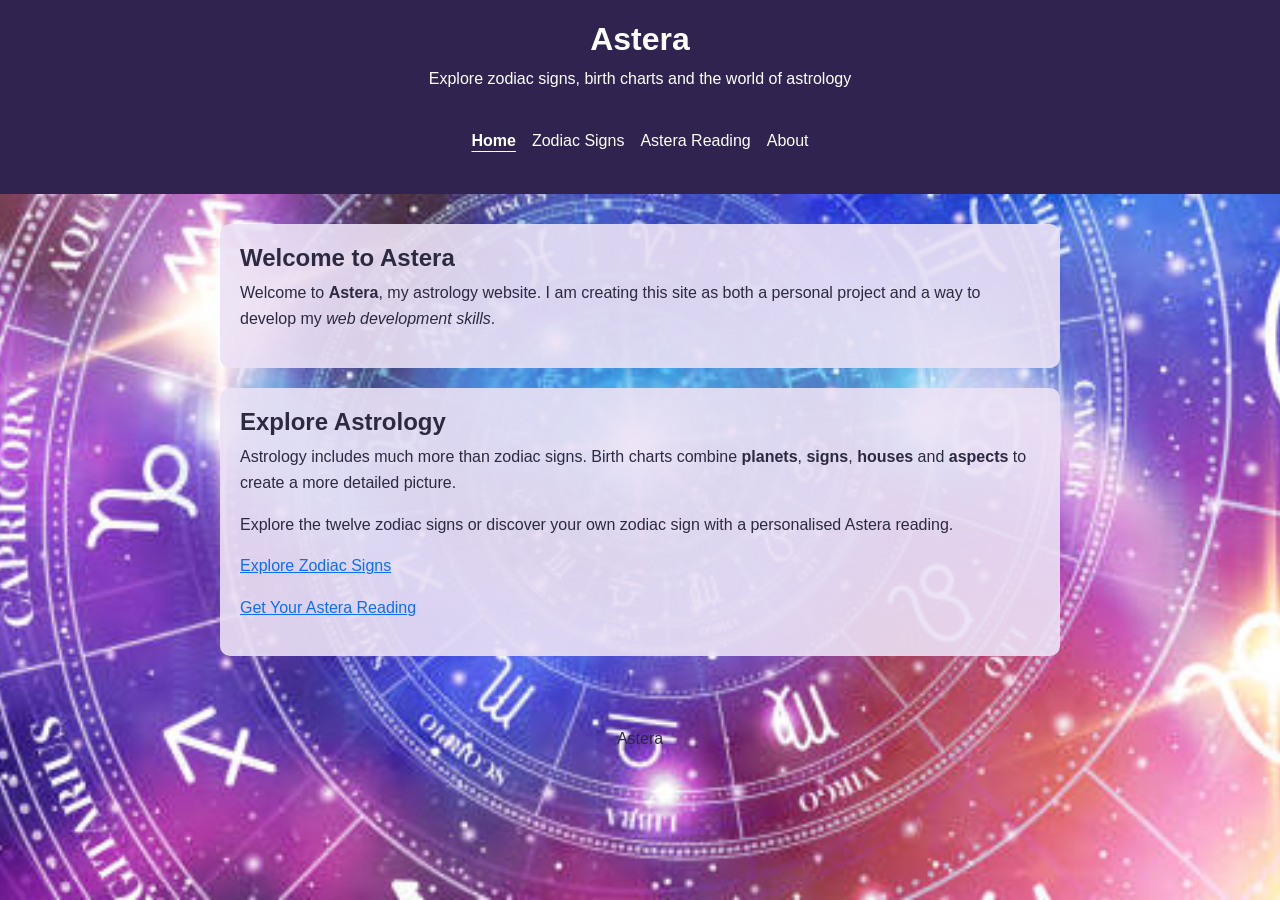
<file: index.html>
<!DOCTYPE html>
<html lang="en">

<head>
    <meta charset="UTF-8">
    <meta name="viewport" content="width=device-width, initial-scale=1.0">
    <meta name="description" content="Explore astrology with Astera. Discover the twelve zodiac signs, learn about birth charts and get your personalised zodiac sign and horoscope reading.">
    <title>Home - Astera</title>

    <!-- Bootstrap 5 based on W3Schools Bootstrap 5 Get Started (2026)
         https://www.w3schools.com/bootstrap5/bootstrap_get_started.php -->

    <link href="https://cdn.jsdelivr.net/npm/bootstrap@5.3.3/dist/css/bootstrap.min.css" rel="stylesheet">

    <link rel="stylesheet" href="style.css">
</head>

<body>

<a href="#main-content" class="skip-link">
    Skip to main content
</a>

<header>
    <h1>Astera</h1>

    <p>
        Explore zodiac signs, birth charts and the world of astrology
    </p>

    <!-- Responsive navigation based on W3Schools Bootstrap 5 Navbar (2026)
         https://www.w3schools.com/bootstrap5/bootstrap_navbar.php -->

    <nav class="navbar navbar-expand-md navbar-dark" aria-label="Main navigation">

        <div class="container-fluid justify-content-center">

            <!-- Navigation collapses into a menu button on smaller screens -->
            <button class="navbar-toggler" type="button"
                    data-bs-toggle="collapse"
                    data-bs-target="#asteraNav"
                    aria-controls="asteraNav"
                    aria-expanded="false"
                    aria-label="Toggle navigation">

                <span class="navbar-toggler-icon"></span>

            </button>

            <div class="collapse navbar-collapse justify-content-center" id="asteraNav">

                <ul class="navbar-nav">

                    <li class="nav-item">
                        <a class="nav-link text-white" href="index.html" aria-current="page">Home</a>
                    </li>

                    <li class="nav-item">
                        <a class="nav-link text-white" href="zodiac.html">Zodiac Signs</a>
                    </li>

                    <li class="nav-item">
                        <a class="nav-link text-white" href="birth-chart.html">Astera Reading</a>
                    </li>

                    <li class="nav-item">
                        <a class="nav-link text-white" href="about.html">About</a>
                    </li>

                </ul>

            </div>

        </div>

    </nav>
</header>

<main id="main-content">

    <section>

        <h2>Welcome to Astera</h2>

        <p>
            Welcome to <strong>Astera</strong>, my astrology website.
            I am creating this site as both a personal project and a way
            to develop my <em>web development skills</em>.
        </p>

    </section>

    <section>

        <h2>Explore Astrology</h2>

        <p>
            Astrology includes much more than zodiac signs. Birth charts
            combine <strong>planets</strong>, <strong>signs</strong>,
            <strong>houses</strong> and <strong>aspects</strong> to create
            a more detailed picture.
        </p>

        <p>
            Explore the twelve zodiac signs or discover your own
            zodiac sign with a personalised Astera reading.
        </p>

        <p>
            <a href="zodiac.html">Explore Zodiac Signs</a>
        </p>

        <p>
            <a href="birth-chart.html">Get Your Astera Reading</a>
        </p>

    </section>

</main>

<footer>
    <p>Astera</p>
</footer>

<!-- Bootstrap JavaScript enables the collapsible navigation menu -->
<script src="https://cdn.jsdelivr.net/npm/bootstrap@5.3.3/dist/js/bootstrap.bundle.min.js"></script>

</body>
</html>
</file>
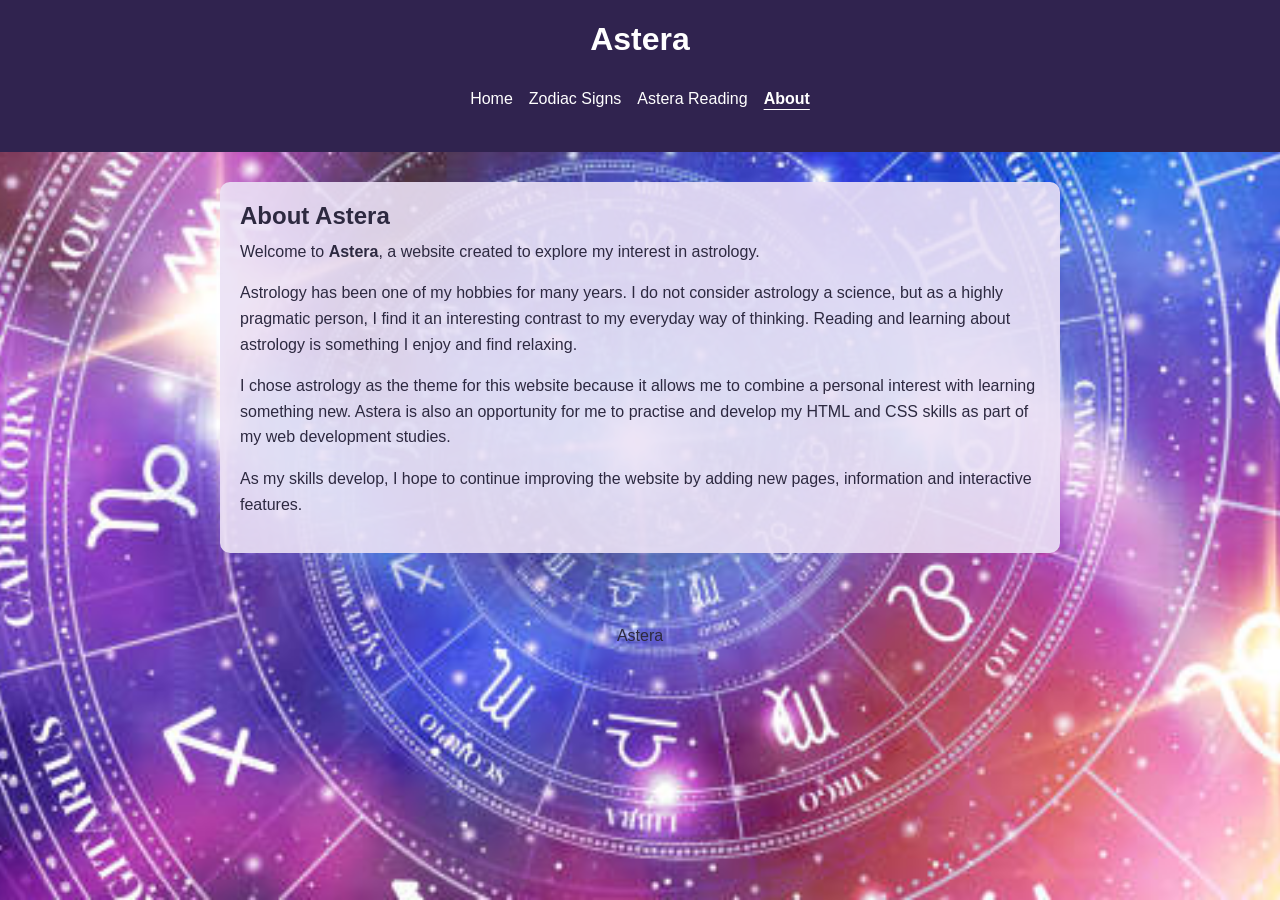
<file: about.html>
<!DOCTYPE html>
<html lang="en">

<head>
    <meta charset="UTF-8">
    <meta name="viewport" content="width=device-width, initial-scale=1.0">
    <meta name="description" content="Get your Astera Reading. Discover your zodiac sign, explore daily, weekly and monthly horoscopes, and find your suggested birthplace.">
    <title>About Astera</title>

<!-- Bootstrap 5 based on W3Schools Bootstrap 5 Get Started (2026)
     https://www.w3schools.com/bootstrap5/bootstrap_get_started.php -->

<link href="https://cdn.jsdelivr.net/npm/bootstrap@5.3.3/dist/css/bootstrap.min.css" rel="stylesheet">

<link rel="stylesheet" href="style.css">
</head>

<body>

<!-- Skip link allows keyboard users to bypass navigation.
     Based on W3C WCAG Technique G1:
     https://www.w3.org/WAI/WCAG21/Techniques/general/G1.html -->

<a class="skip-link" href="#main-content">
    Skip to main content
</a>
  <header>
    <h1>Astera</h1>

    <!-- Responsive navigation based on W3Schools Bootstrap 5 Navbar (2026)
         https://www.w3schools.com/bootstrap5/bootstrap_navbar.php -->

    <nav class="navbar navbar-expand-md navbar-dark" aria-label="Main navigation">

        <div class="container-fluid justify-content-center">

            <!-- Navigation collapses into a menu button on smaller screens -->
            <button class="navbar-toggler" type="button"
                    data-bs-toggle="collapse"
                    data-bs-target="#asteraNav"
                    aria-controls="asteraNav"
                    aria-expanded="false"
                    aria-label="Toggle navigation">

                <span class="navbar-toggler-icon"></span>

            </button>

            <div class="collapse navbar-collapse justify-content-center" id="asteraNav">

                <ul class="navbar-nav">

                    <li class="nav-item">
                        <a class="nav-link text-white" href="index.html">Home</a>
                    </li>

                    <li class="nav-item">
                        <a class="nav-link text-white" href="zodiac.html">Zodiac Signs</a>
                    </li>

                    <li class="nav-item">
                        <a class="nav-link text-white" href="birth-chart.html">Astera Reading</a>
                    </li>

                    <li class="nav-item">
                        <a class="nav-link text-white" href="about.html" aria-current="page">About</a>
                    </li>

                </ul>

            </div>

        </div>

    </nav>
</header>

<main id="main-content">

    <section>
        <h2>About Astera</h2>

        <p>
            Welcome to <strong>Astera</strong>, a website created to explore
            my interest in astrology.
        </p>

        <p>
            Astrology has been one of my hobbies for many years. I do not
            consider astrology a science, but as a highly pragmatic person,
            I find it an interesting contrast to my everyday way of thinking.
            Reading and learning about astrology is something I enjoy and
            find relaxing.
        </p>

        <p>
            I chose astrology as the theme for this website because it allows
            me to combine a personal interest with learning something new.
            Astera is also an opportunity for me to practise and develop my
            HTML and CSS skills as part of my web development studies.
        </p>

        <p>
            As my skills develop, I hope to continue improving the website
            by adding new pages, information and interactive features.
        </p>
    </section>

</main>

<footer>
    <p>Astera</p>
</footer>

<!-- Bootstrap JavaScript enables the collapsible navigation menu -->
<script src="https://cdn.jsdelivr.net/npm/bootstrap@5.3.3/dist/js/bootstrap.bundle.min.js"></script>

</body>
</html>
</file>
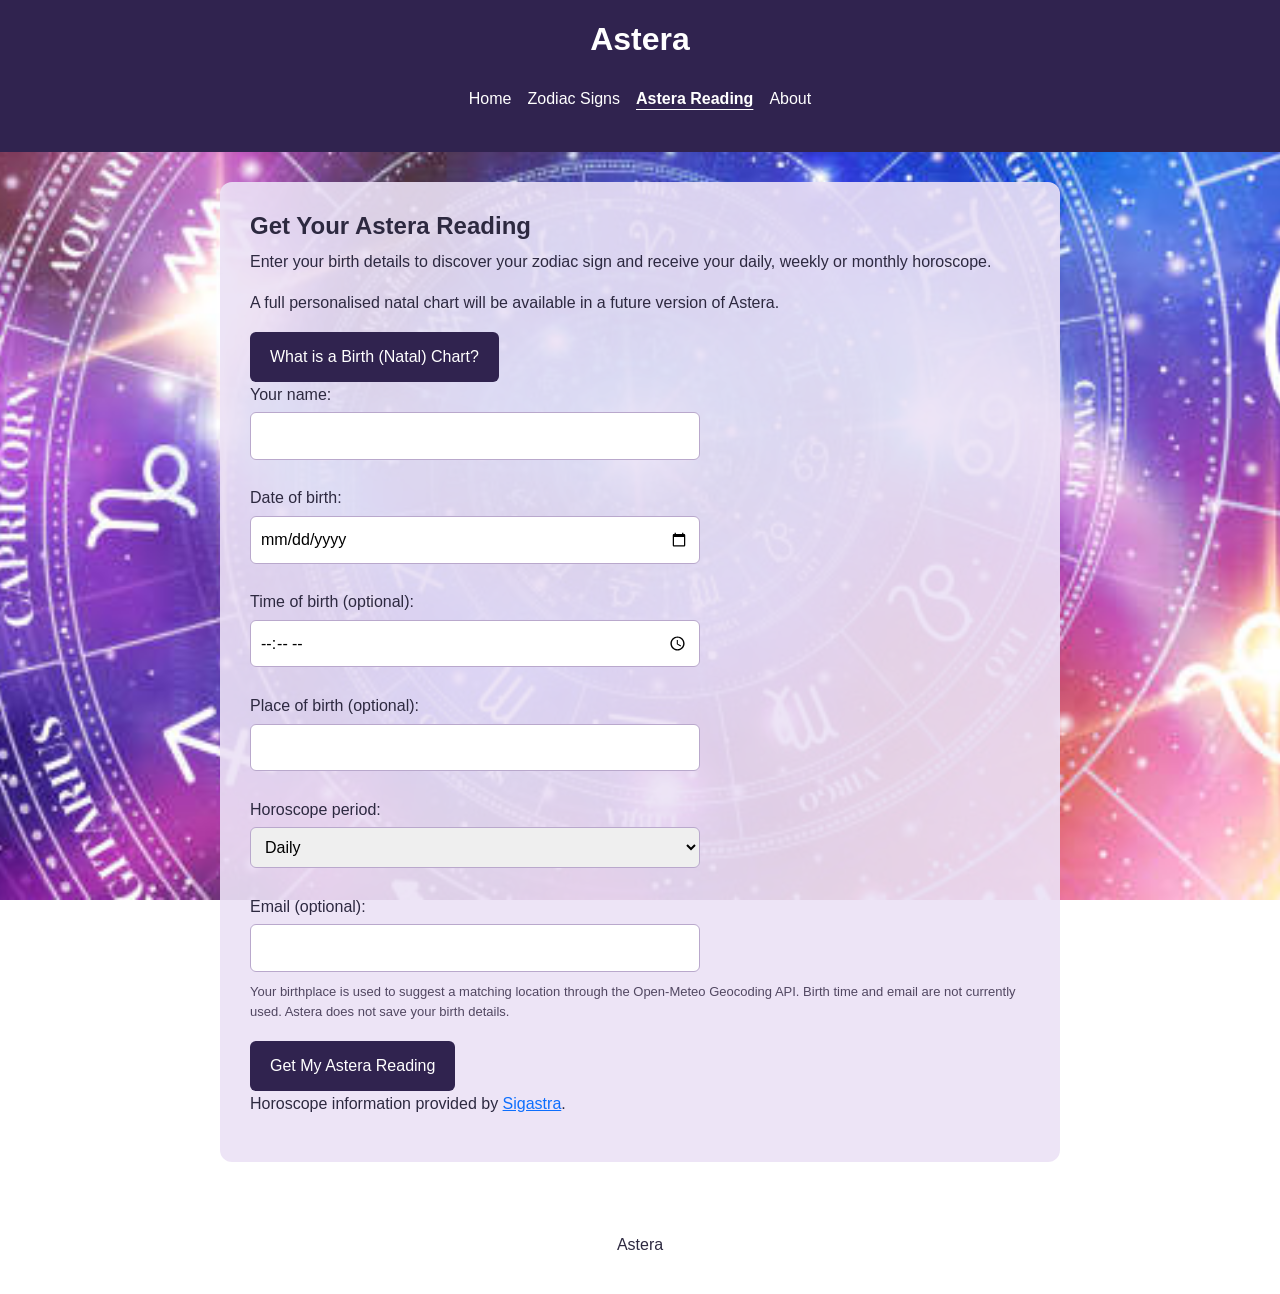
<file: birth-chart.html>
<!DOCTYPE html>
<html lang="en">

<head>
    <meta charset="UTF-8">
    <meta name="viewport" content="width=device-width, initial-scale=1.0">
    <meta name="description" content="Get your Astera Reading. Discover your zodiac sign, explore daily, weekly and monthly horoscopes, and find your suggested birthplace.">
    
    <title>Astera Reading - Astera</title>

    <!-- Bootstrap 5 based on W3Schools Bootstrap 5 Get Started (2026)
         https://www.w3schools.com/bootstrap5/bootstrap_get_started.php -->

    <link href="https://cdn.jsdelivr.net/npm/bootstrap@5.3.3/dist/css/bootstrap.min.css" rel="stylesheet">

    <link rel="stylesheet" href="style.css">
</head>

<body>

<!-- Skip link allows keyboard users to bypass the navigation.
     Based on W3C WAI WCAG Technique G1:
     https://www.w3.org/WAI/WCAG21/Techniques/general/G1.html -->

<a class="skip-link" href="#main-content">
    Skip to main content
</a>

<header>
    <h1>Astera</h1>

    <!-- Responsive navigation based on W3Schools Bootstrap 5 Navbar (2026)
         https://www.w3schools.com/bootstrap5/bootstrap_navbar.php -->

    <nav class="navbar navbar-expand-md navbar-dark" aria-label="Main navigation">

        <div class="container-fluid justify-content-center">

            <!-- Navigation collapses into a menu button on smaller screens -->
            <button class="navbar-toggler" type="button"
                    data-bs-toggle="collapse"
                    data-bs-target="#asteraNav"
                    aria-controls="asteraNav"
                    aria-expanded="false"
                    aria-label="Toggle navigation">

                <span class="navbar-toggler-icon"></span>

            </button>

            <div class="collapse navbar-collapse justify-content-center" id="asteraNav">

                <ul class="navbar-nav">

                    <li class="nav-item">
                        <a class="nav-link text-white" href="index.html">Home</a>
                    </li>

                    <li class="nav-item">
                        <a class="nav-link text-white" href="zodiac.html">Zodiac Signs</a>
                    </li>

                    <li class="nav-item">
                        <a class="nav-link text-white" href="birth-chart.html" aria-current="page">Astera Reading</a>
                    </li>

                    <li class="nav-item">
                        <a class="nav-link text-white" href="about.html">About</a>
                    </li>

                </ul>

            </div>

        </div>

    </nav>
</header>

<main id="main-content">

    <section class="birth-chart-form">

        <h2>Get Your Astera Reading</h2>

        <p>
            Enter your birth details to discover your zodiac sign
            and receive your daily, weekly or monthly horoscope.
        </p>

        <p>
            A full personalised natal chart will be available 
            in a future version of Astera.
        </p>

        <!-- jQuery will show and hide this information -->
       <button type="button"
               id="birth-chart-info-btn"
               aria-controls="birth-chart-info"
               aria-expanded="false">
         What is a Birth (Natal) Chart?
       </button>

        <div id="birth-chart-info" style="display: none;">

            <p>
                A birth chart, also called a natal chart, is based on the
                date, time and place of birth. It shows the positions of
                the planets at the time a person was born.
            </p>

        </div>

        <br>

        <form id="birthChartForm">

            <label for="name">Your name:</label><br>
            <input type="text" id="name" name="name" required><br><br>

            <label for="birthdate">Date of birth:</label><br>
            <input type="date" id="birthdate" name="birthdate" required><br><br>

            <label for="birthtime">Time of birth (optional):</label><br>
            <input type="time" id="birthtime" name="birthtime"><br><br>

            <label for="birthplace">Place of birth (optional):</label><br>
            <input type="text" id="birthplace" name="birthplace"><br><br>

            <label for="horoscope-period">Horoscope period:</label><br>
            <select id="horoscope-period" name="horoscope-period">
                <option value="daily">Daily</option>
                <option value="weekly">Weekly</option>
                <option value="monthly">Monthly</option>
            </select><br><br>

            <label for="email">Email (optional):</label><br>
            <input type="email" id="email" name="email"><br>

            <p class="form-note">
                Your birthplace is used to suggest a matching location
                through the Open-Meteo Geocoding API.
                Birth time and email are not currently used.
                Astera does not save your birth details.
            </p>

            <input type="submit" value="Get My Astera Reading">

        </form>

        <!-- Results are hidden until the form is submitted -->

        <div id="reading-result" class="reading-result" hidden>

            <h2>Your Astera Reading</h2>

            <p id="zodiac-result"></p>

            <!-- Displays the location returned by the birthplace API -->
            <p id="birthplace-result" hidden></p>
            
            <!-- Geocoding data attribution: Open-Meteo and GeoNames -->
            <p id="birthplace-credit" class="form-note" hidden>
                Location data provided by
                <a href="https://open-meteo.com/"
                   target="_blank"
                   rel="noopener noreferrer">Open-Meteo</a>
                using
                <a href="https://www.geonames.org/"
                   target="_blank"
                   rel="noopener noreferrer">GeoNames</a>
                data.
            </p>

            <h3 id="horoscope-heading">Horoscope</h3>

            <!-- Allows screen readers to announce updated horoscope text.
                 Based on W3C WAI-ARIA 1.2:
                 https://www.w3.org/TR/wai-aria-1.2/#aria-live -->

            <p id="horoscope-result" aria-live="polite"></p>

            <a id="api-credit"
               href="https://sigastra.com/"
               target="_blank"
               rel="noopener noreferrer"></a>

        </div>

    <!-- API attribution required by Sigastra.
     Source: https://sigastra.com/partners/api -->

<!-- Horoscope API source: https://sigastra.com/partners/api -->

<p>
    Horoscope information provided by
    <a href="https://sigastra.com/"
       target="_blank"
       rel="noopener noreferrer">Sigastra</a>.
</p>

    </section>

</main>

<footer>
    <p>Astera</p>
</footer>

<!-- jQuery library used following W3Schools jQuery Tutorial (2026) -->
<script src="https://code.jquery.com/jquery-3.7.1.min.js"></script>

<script src="script.js"></script>

<!-- Bootstrap JavaScript enables the collapsible navigation menu -->
<script src="https://cdn.jsdelivr.net/npm/bootstrap@5.3.3/dist/js/bootstrap.bundle.min.js"></script>

</body>
</html>
</file>
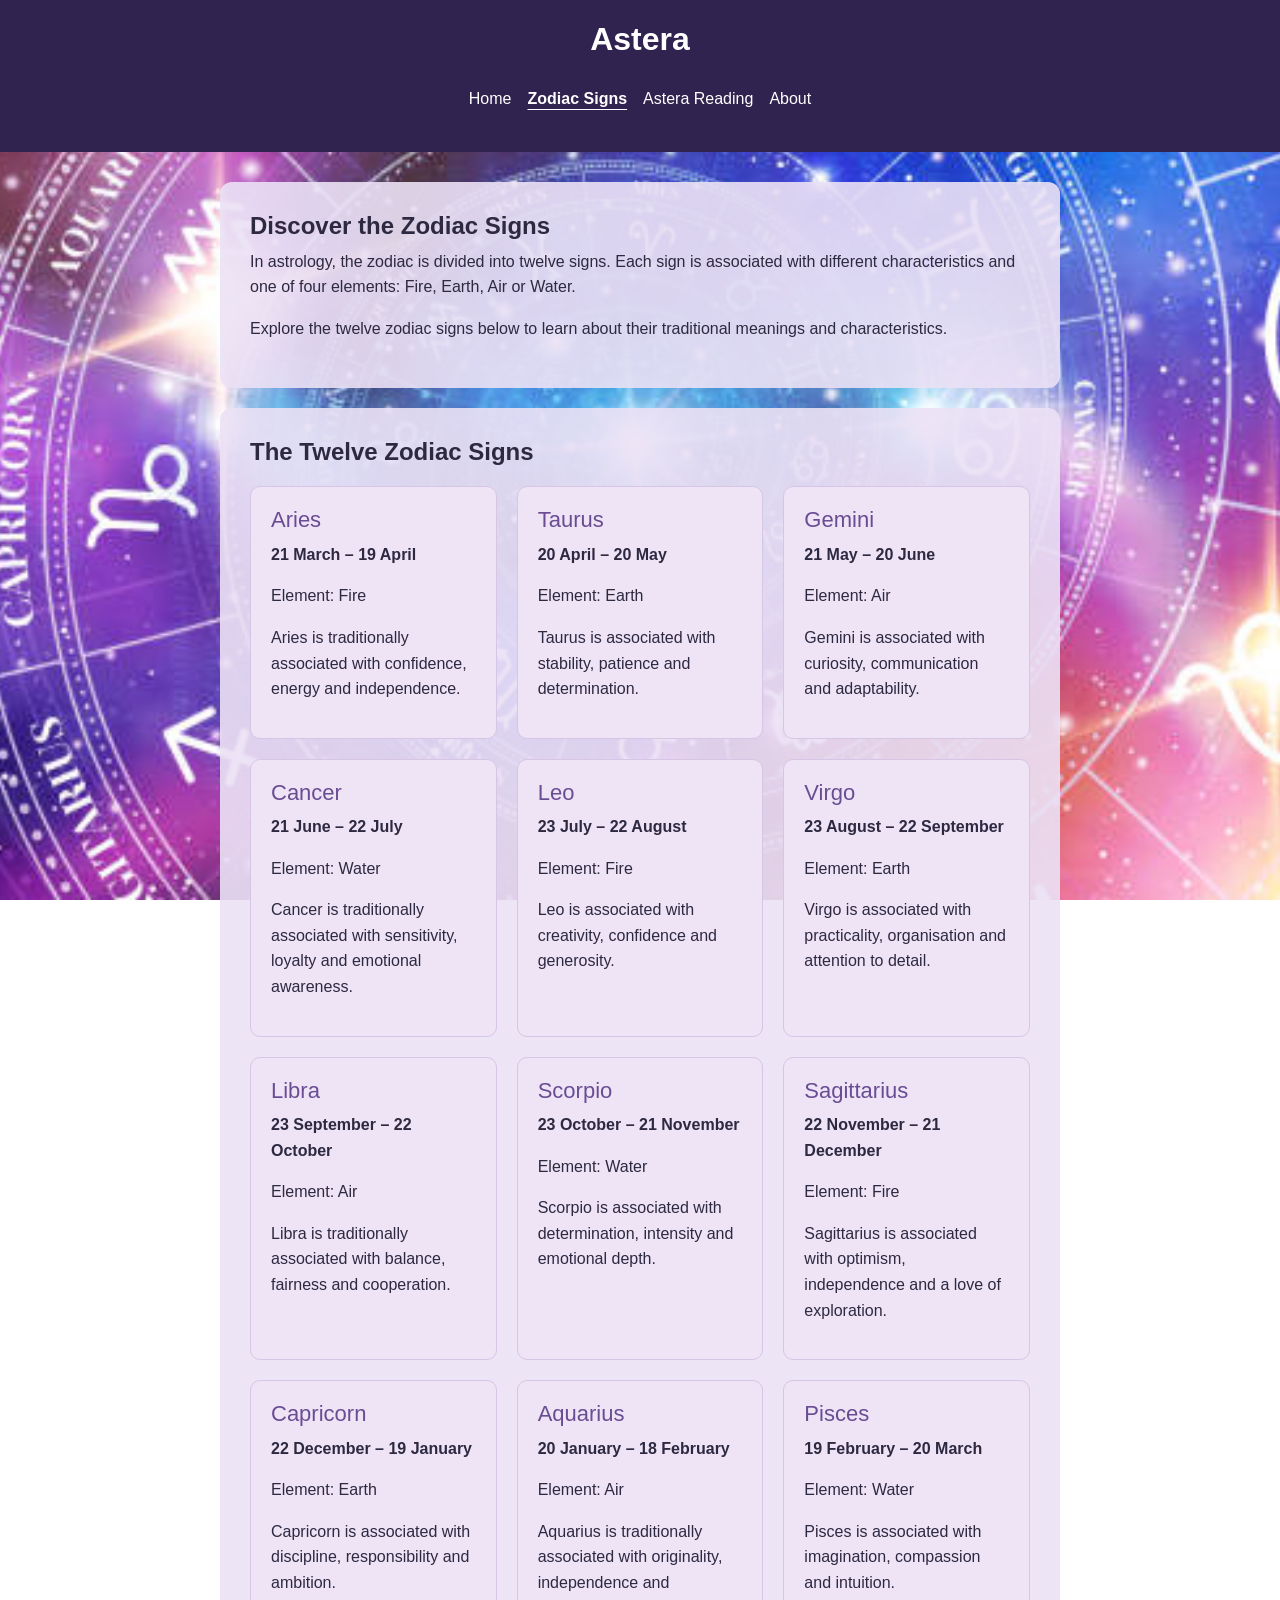
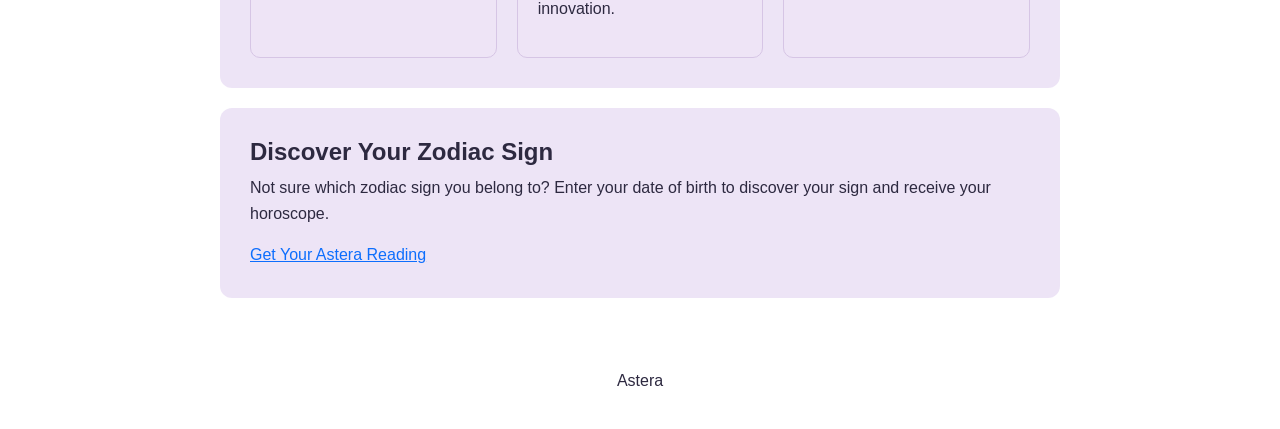
<file: zodiac.html>
<!DOCTYPE html>
<html lang="en">

<head>
    <meta charset="UTF-8">
    <meta name="viewport" content="width=device-width, initial-scale=1.0">
    <meta name="description" content="Discover the twelve zodiac signs, their dates, elements and traditional characteristics. Explore your zodiac sign and astrology with Astera.">
    <title>Zodiac Signs - Astera</title>

    <!-- Bootstrap 5 based on W3Schools Bootstrap 5 Get Started (2026)
         https://www.w3schools.com/bootstrap5/bootstrap_get_started.php -->

    <link href="https://cdn.jsdelivr.net/npm/bootstrap@5.3.3/dist/css/bootstrap.min.css" rel="stylesheet">

    <link rel="stylesheet" href="style.css">
</head>

<body>

<!-- Skip link for keyboard accessibility.
     Based on W3C WCAG Technique G1:
     https://www.w3.org/WAI/WCAG21/Techniques/general/G1.html -->

<a class="skip-link" href="#main-content">
    Skip to main content
</a>

<header>
    <h1>Astera</h1>

    <!-- Responsive navigation based on W3Schools Bootstrap 5 Navbar (2026)
         https://www.w3schools.com/bootstrap5/bootstrap_navbar.php -->

    <nav class="navbar navbar-expand-md navbar-dark" aria-label="Main navigation">

        <div class="container-fluid justify-content-center">

            <!-- Navigation collapses into a menu button on smaller screens -->
            <button class="navbar-toggler" type="button"
                    data-bs-toggle="collapse"
                    data-bs-target="#asteraNav"
                    aria-controls="asteraNav"
                    aria-expanded="false"
                    aria-label="Toggle navigation">

                <span class="navbar-toggler-icon"></span>

            </button>

            <div class="collapse navbar-collapse justify-content-center" id="asteraNav">

                <ul class="navbar-nav">

                    <li class="nav-item">
                        <a class="nav-link text-white" href="index.html">Home</a>
                    </li>

                    <li class="nav-item">
                        <a class="nav-link text-white" href="zodiac.html" aria-current="page">Zodiac Signs</a>
                    </li>

                    <li class="nav-item">
                        <a class="nav-link text-white" href="birth-chart.html">Astera Reading</a>
                    </li>

                    <li class="nav-item">
                        <a class="nav-link text-white" href="about.html">About</a>
                    </li>

                </ul>

            </div>

        </div>

    </nav>
</header>

<main id="main-content">

    <section class="zodiac-section">

        <h2>Discover the Zodiac Signs</h2>

        <p>
            In astrology, the zodiac is divided into twelve signs.
            Each sign is associated with different characteristics
            and one of four elements: Fire, Earth, Air or Water.
        </p>

        <p>
            Explore the twelve zodiac signs below to learn about
            their traditional meanings and characteristics.
        </p>

    </section>

    <section class="zodiac-section">

        <h2>The Twelve Zodiac Signs</h2>

        <!-- Each zodiac sign is presented as a separate article.
             Based on W3Schools HTML Semantic Elements (2026):
             https://www.w3schools.com/html/html5_semantic_elements.asp -->

        <div class="zodiac-grid">

            <article class="zodiac-card">
                <h3>Aries</h3>
                <p><strong>21 March – 19 April</strong></p>
                <p>Element: Fire</p>
                <p>
                    Aries is traditionally associated with
                    confidence, energy and independence.
                </p>
            </article>

            <article class="zodiac-card">
                <h3>Taurus</h3>
                <p><strong>20 April – 20 May</strong></p>
                <p>Element: Earth</p>
                <p>
                    Taurus is associated with stability,
                    patience and determination.
                </p>
            </article>

            <article class="zodiac-card">
                <h3>Gemini</h3>
                <p><strong>21 May – 20 June</strong></p>
                <p>Element: Air</p>
                <p>
                    Gemini is associated with curiosity,
                    communication and adaptability.
                </p>
            </article>

            <article class="zodiac-card">
                <h3>Cancer</h3>
                <p><strong>21 June – 22 July</strong></p>
                <p>Element: Water</p>
                <p>
                    Cancer is traditionally associated with
                    sensitivity, loyalty and emotional awareness.
                </p>
            </article>

            <article class="zodiac-card">
                <h3>Leo</h3>
                <p><strong>23 July – 22 August</strong></p>
                <p>Element: Fire</p>
                <p>
                    Leo is associated with creativity,
                    confidence and generosity.
                </p>
            </article>
             
            <article class="zodiac-card">
                <h3>Virgo</h3>
                <p><strong>23 August – 22 September</strong></p>
                <p>Element: Earth</p>
                <p>
                    Virgo is associated with practicality,
                    organisation and attention to detail.
                </p>
            </article>

            <article class="zodiac-card">
                <h3>Libra</h3>
                <p><strong>23 September – 22 October</strong></p>
                <p>Element: Air</p>
                <p>
                    Libra is traditionally associated with
                    balance, fairness and cooperation.
                </p>
            </article>

            <article class="zodiac-card">
                <h3>Scorpio</h3>
                <p><strong>23 October – 21 November</strong></p>
                <p>Element: Water</p>
                <p>
                    Scorpio is associated with determination,
                    intensity and emotional depth.
                </p>
            </article>

            <article class="zodiac-card">
                <h3>Sagittarius</h3>
                <p><strong>22 November – 21 December</strong></p>
                <p>Element: Fire</p>
                <p>
                    Sagittarius is associated with optimism,
                    independence and a love of exploration.
                </p>
            </article>

            <article class="zodiac-card">
                <h3>Capricorn</h3>
                <p><strong>22 December – 19 January</strong></p>
                <p>Element: Earth</p>
                <p>
                    Capricorn is associated with discipline,
                    responsibility and ambition.
                </p>
            </article>

            <article class="zodiac-card">
                <h3>Aquarius</h3>
                <p><strong>20 January – 18 February</strong></p>
                <p>Element: Air</p>
                <p>
                    Aquarius is traditionally associated with
                    originality, independence and innovation.
                </p>
            </article>

            <article class="zodiac-card">
                <h3>Pisces</h3>
                <p><strong>19 February – 20 March</strong></p>
                <p>Element: Water</p>
                <p>
                    Pisces is associated with imagination,
                    compassion and intuition.
                </p>
            </article>

        </div>

    </section>

    <section class="zodiac-section">

        <h2>Discover Your Zodiac Sign</h2>

        <p>
            Not sure which zodiac sign you belong to?
            Enter your date of birth to discover your sign
            and receive your horoscope.
        </p>

        <a href="birth-chart.html">Get Your Astera Reading</a>

    </section>

</main>

<footer>
    <p>Astera</p>
</footer>

<!-- Bootstrap JavaScript enables the collapsible navigation menu -->
<script src="https://cdn.jsdelivr.net/npm/bootstrap@5.3.3/dist/js/bootstrap.bundle.min.js"></script>

</body>
</html>
</file>
<file: style.css>
body {
    font-family: Arial, sans-serif;
    margin: 0;

    background-image: url("astrology background.jpg");
    background-size: cover;
    background-position: center;
    background-attachment: fixed;
    line-height: 1.6;

    color: #2d2940;
}

header {
    background-color: #30234f;
    color: white;
    padding: 20px 10px;
    text-align: center;
}

nav a {
    color: white;
    margin: 0 10px;
    text-decoration: none;
}

main {
    max-width: 900px;
    margin: auto;
    padding: 15px;
}

/* Consistent light purple background across Astera sections */

section {
    background-color: rgba(235, 225, 245, 0.9);
    padding: 15px;
    margin-bottom: 15px;
    border-radius: 10px;
}

footer {
    text-align: center;
    padding: 20px;
}

/* ACCESSIBILITY - KEYBOARD NAVIGATION */

/* Dark focus outline for links on light backgrounds */

a:focus-visible {
    outline: 3px solid #30234f;
    outline-offset: 4px;
}

/* Yellow focus outline for links in the dark header */

header a:focus-visible {
    outline-color: #ffd966;
}

.skip-link {
    position: absolute;
    left: -9999px;
}

.skip-link:focus {
    left: 10px;
    top: 10px;
    background-color: white;
    color: #30234f;
    padding: 10px;
    z-index: 1000;
}

/* ASTERA READING PAGE */

.birth-chart-form {
    background-color: rgba(235, 225, 245, 0.9);
    padding: 15px;
    border-radius: 12px;
}

/* Form inputs */
/* Attribute selectors based on W3Schools CSS Attribute Selectors (2026)
   https://www.w3schools.com/css/css_attribute_selectors.asp */

.birth-chart-form input[type="text"],
.birth-chart-form input[type="date"],
.birth-chart-form input[type="time"],
.birth-chart-form input[type="email"],
.birth-chart-form select {
    width: 100%;
    max-width: 450px;
    padding: 10px;
    margin-top: 5px;
    border: 1px solid #b9a8cc;
    border-radius: 6px;
    box-sizing: border-box;
    font-size: 16px;
}

/* Form buttons */

.birth-chart-form input[type="submit"],
.birth-chart-form button {
    background-color: #30234f;
    color: white;
    padding: 12px 20px;
    border: none;
    border-radius: 6px;
    cursor: pointer;
    font-size: 16px;
    width: 100%;
    box-sizing: border-box;
}

/* Button colour changes when the mouse moves over it */

.birth-chart-form input[type="submit"]:hover,
.birth-chart-form button:hover {
    background-color: #594078;
}

/* Highlight form elements when using the keyboard */

.birth-chart-form input:focus-visible,
.birth-chart-form select:focus-visible,
.birth-chart-form button:focus-visible {
    outline: 3px solid #7050a0;
    outline-offset: 3px;
}

/* Information about optional fields */

.form-note {
    font-size: 13px;
    color: #514761;
    line-height: 1.5;
    margin-top: 10px;
    margin-bottom: 20px;
}

/* Horoscope results */

.reading-result {
    margin-top: 25px;
    padding: 15px;
    background-color: rgba(255, 255, 255, 0.9);
    border-radius: 10px;
    border: 1px solid #d6c5e5;
}

.reading-result h2,
.reading-result h3 {
    color: #30234f;
}

#zodiac-result {
    font-weight: bold;
    font-size: 18px;
}

#horoscope-result {
    line-height: 1.6;
    margin-top: 15px;
}

#api-credit {
    display: inline-block;
    margin-top: 15px;
    font-size: 13px;
    color: #594078;
}


/* ZODIAC SIGNS PAGE */

/* Match the Zodiac Signs sections to the Astera Reading page */

.zodiac-section {
    background-color: rgba(235, 225, 245, 0.9);
    padding: 15px;
    border-radius: 12px;
}

/* Responsive grid for the twelve zodiac signs */
/* Based on W3Schools CSS Grid Layout (2026)
   https://www.w3schools.com/css/css_grid.asp */

.zodiac-grid {
    display: grid;
    grid-template-columns: repeat(auto-fit, minmax(min(100%, 200px), 1fr));
    gap: 20px;
    margin-top: 20px;
}

/* Individual zodiac sign cards */

.zodiac-card {
    background-color: #eee4f6;
    border: 1px solid #d6c5e5;
    border-radius: 10px;
    padding: 15px;
}

.zodiac-card h3 {
    color: #6a4c93;
    font-size: 22px;
    margin-top: 0;
}

.zodiac-card p {
    line-height: 1.6;
}

/* Highlight the zodiac card when the mouse moves over it */

.zodiac-card:hover {
    background-color: #e2d0f2;
}


/* Keep Astera's original heading appearance with Bootstrap */

header h1 {
    font-size: 2em;
    font-weight: bold;
}

section h2 {
    font-size: 1.5em;
    font-weight: bold;
}

/* MOBILE-FIRST RESPONSIVE DESIGN */

/* Media queries based on W3Schools CSS Media Queries (2026)
   https://www.w3schools.com/css/css3_mediaqueries.asp */

/* Tablet and desktop screens */

@media screen and (min-width: 768px) {

    header {
        padding: 20px;
    }

    main {
        padding: 30px;
    }

    section {
        padding: 20px;
        margin-bottom: 20px;
    }

    .birth-chart-form,
    .zodiac-section {
        padding: 30px;
    }

    .reading-result {
        padding: 20px;
    }

    .zodiac-card {
        padding: 20px;
    }

    .birth-chart-form input[type="submit"],
    .birth-chart-form button {
        width: auto;
    }

}

/* NAVIGATION STYLING */

/* Improve navigation link spacing */

.navbar .nav-link {
    margin: 0;
    padding: 12px 16px;
    border-radius: 6px;
}

/* Highlight navigation links when using the mouse */

.navbar .nav-link:hover {
    background-color: #594078;
}

/* Attribute selector highlights the current page */

.navbar .nav-link[aria-current="page"] {
    text-decoration: underline;
    text-underline-offset: 5px;
    font-weight: bold;
}

/* Highlight navigation links and menu button when using the keyboard */

.navbar .nav-link:focus-visible,
.navbar .navbar-toggler:focus-visible {
    outline: 3px solid #ffd966;
    outline-offset: 3px;
}
</file>
